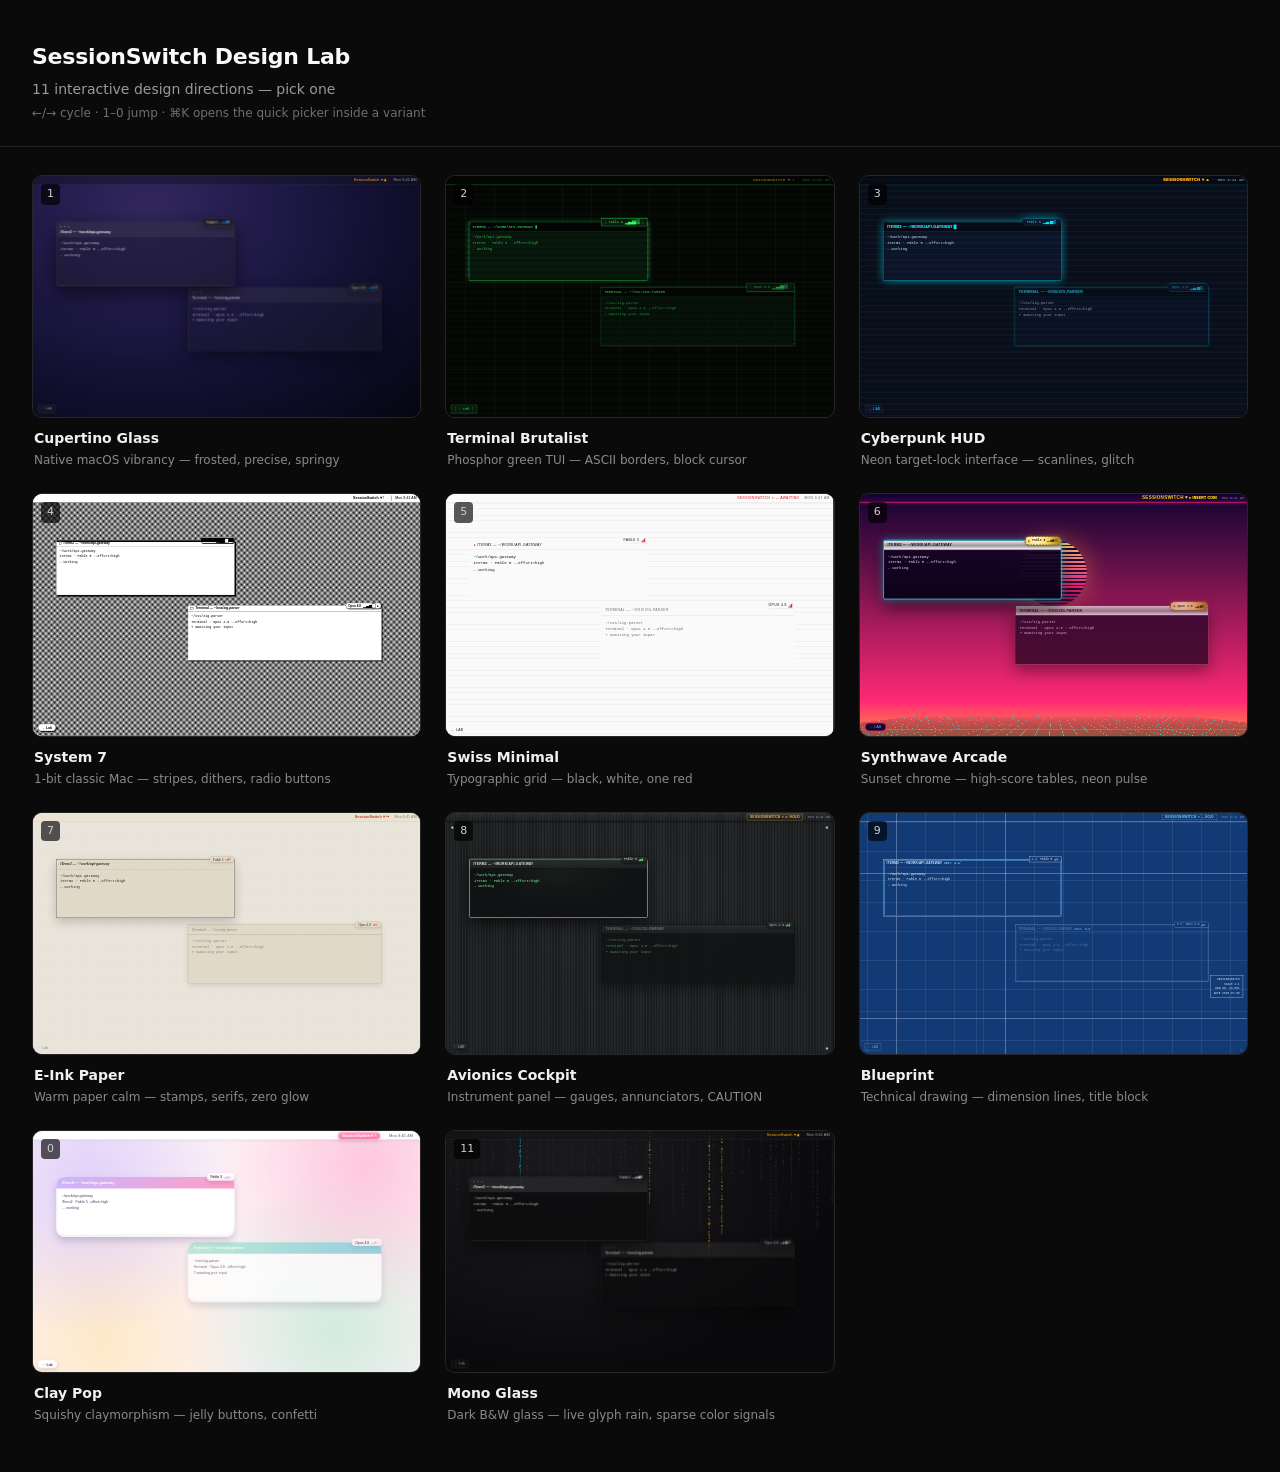
<file: design-lab/index.html>
<!doctype html>
<meta charset="utf-8">
<meta name="viewport" content="width=device-width, initial-scale=1">
<title>SessionSwitch Design Lab</title>
<link rel="stylesheet" href="hub.css">
<script type="module" src="hub.js"></script>
</file>
<file: design-lab/hub.css>
/* hub.css — deliberately plain gallery-landing identity.
   Near-black, system font, no color story of its own: this page must not
   bias the design vote toward any one variant's aesthetic. */

* {
  box-sizing: border-box;
}

html, body {
  margin: 0;
  padding: 0;
}

body {
  min-height: 100vh;
  background: #0a0a0a;
  color: #e6e6e6;
  font: 15px/1.5 -apple-system, BlinkMacSystemFont, 'Segoe UI', system-ui, sans-serif;
  -webkit-font-smoothing: antialiased;
}

/* ---------- Header ---------- */

.hub-header {
  padding: 40px 32px 24px;
  border-bottom: 1px solid #232323;
}

.hub-title {
  margin: 0 0 6px;
  font-size: 22px;
  font-weight: 600;
  letter-spacing: -0.01em;
  color: #fafafa;
}

.hub-count {
  margin: 0 0 4px;
  font-size: 14px;
  color: #9a9a9a;
}

.hub-hints {
  margin: 0;
  font-size: 12px;
  color: #6f6f6f;
  font-variant-numeric: tabular-nums;
}

/* ---------- Grid ---------- */

.hub-grid {
  display: grid;
  grid-template-columns: repeat(auto-fill, minmax(300px, 1fr));
  gap: 24px;
  padding: 28px 32px 48px;
}

/* ---------- Card ---------- */

.hub-card {
  display: block;
  color: inherit;
  text-decoration: none;
  border-radius: 10px;
  transition: transform .15s ease, box-shadow .15s ease;
}

.hub-card:hover,
.hub-card:focus-visible {
  transform: translateY(-4px);
  box-shadow: 0 12px 28px rgba(0, 0, 0, .5);
}

.hub-card:focus-visible {
  outline: 2px solid #4a4a4a;
  outline-offset: 3px;
}

.hub-frame {
  position: relative;
  aspect-ratio: 1280 / 800;
  overflow: hidden;
  border: 1px solid #262626;
  border-radius: 10px;
  background: #101010;
}

.hub-frame iframe {
  position: absolute;
  top: 0;
  left: 0;
  width: 1280px;
  height: 800px;
  border: 0;
  transform-origin: top left;
  pointer-events: none;
  background: #101010;
}

.hub-kbd {
  position: absolute;
  z-index: 1;
  top: 8px;
  left: 8px;
  min-width: 18px;
  padding: 2px 6px;
  border-radius: 4px;
  background: rgba(0, 0, 0, .65);
  color: #cfcfcf;
  font-size: 11px;
  font-variant-numeric: tabular-nums;
  text-align: center;
  pointer-events: none;
}

.hub-caption {
  display: flex;
  flex-direction: column;
  gap: 2px;
  padding: 10px 2px 0;
}

.hub-name {
  font-size: 14px;
  font-weight: 600;
  color: #f0f0f0;
}

.hub-vibe {
  font-size: 12px;
  color: #8a8a8a;
}

@media (prefers-reduced-motion: reduce) {
  .hub-card {
    transition: none;
  }
}
</file>
